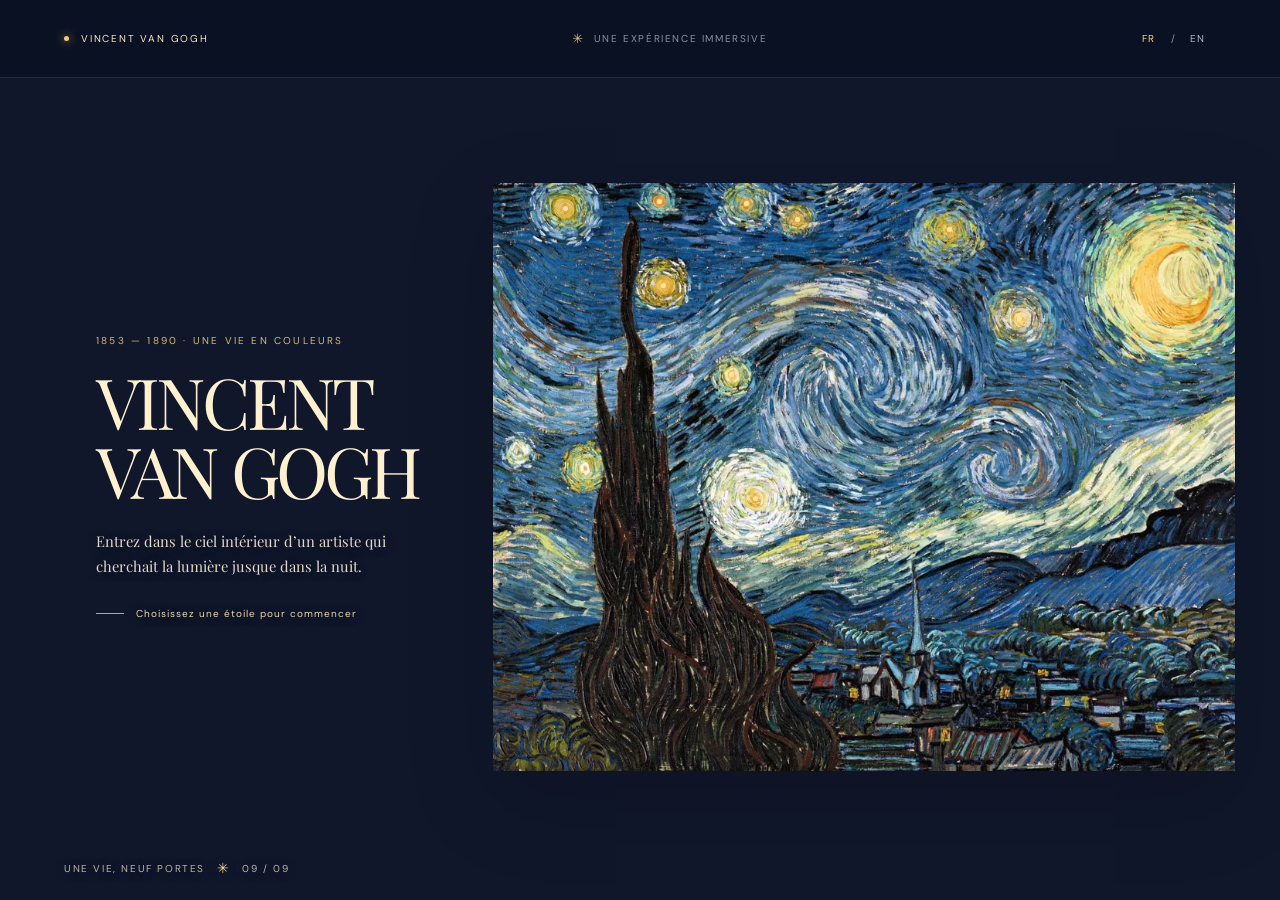
<file: index.html>
<!doctype html>
<html lang="fr">
<head>
  <meta charset="utf-8">
  <meta name="viewport" content="width=device-width, initial-scale=1">
  <meta name="theme-color" content="#07142e">
  <meta name="description" content="Explorez l'univers de Vincent van Gogh, une étoile à la fois.">
  <title>Vincent van Gogh · Une constellation</title>
  <link rel="icon" href="data:image/svg+xml,%3Csvg xmlns='http://www.w3.org/2000/svg' viewBox='0 0 32 32'%3E%3Crect width='32' height='32' rx='6' fill='%2307142e'/%3E%3Ccircle cx='16' cy='16' r='5' fill='%23ffe2a0'/%3E%3C/svg%3E">
  <link rel="preload" href="fonts/playfair-display-latin-400-normal.woff2" as="font" type="font/woff2" crossorigin>
  <link rel="preload" href="fonts/dm-sans-latin-wght-normal.woff2" as="font" type="font/woff2" crossorigin>
  <link rel="stylesheet" href="css/style.css">
</head>
<body>
  <a class="skip-link" href="#constellation" data-i18n="skip">Aller à la constellation</a>

  <header class="site-header">
    <a class="wordmark" href="index.html">
      <span class="wordmark-dot" aria-hidden="true"></span>
      <span data-i18n="brandName">Vincent van Gogh</span>
    </a>
    <p class="header-note" aria-hidden="true">
      <span class="header-note-mark">✳</span>
      <span data-i18n="navLabel">Une expérience immersive</span>
    </p>
    <div class="language-switch" role="group" aria-label="Langue" data-i18n-attr="aria-label:language">
      <button type="button" lang="fr" data-lang="fr" aria-pressed="true">FR</button>
      <span aria-hidden="true">/</span>
      <button type="button" lang="en" data-lang="en" aria-pressed="false">EN</button>
    </div>
  </header>

  <main class="hero">
    <div class="hero-copy">
      <p class="eyebrow" data-i18n="eyebrow">1853 — 1890 · Une vie en couleurs</p>
      <h1 data-i18n="brandName">Vincent van Gogh</h1>
      <p class="intro" data-i18n="intro">Entrez dans le ciel intérieur d’un artiste qui cherchait la lumière jusque dans la nuit.</p>
      <p class="explore"><span class="explore-line" aria-hidden="true"></span><span data-i18n="explore">Choisissez une étoile pour commencer</span></p>
    </div>

    <div class="painting" id="constellation">
      <img
        src="img/nuit-etoile-1771.webp"
        srcset="img/nuit-etoile-960.webp 960w, img/nuit-etoile-1771.webp 1771w"
        sizes="(max-width: 700px) 100vw, 58vw"
        width="1771" height="1403" fetchpriority="high"
        alt="La Nuit étoilée de Vincent van Gogh" data-i18n-attr="alt:paintingAlt">

      <!-- Position de chaque étoile : --x et --y, en % de l'image. -->
      <nav class="stars" aria-label="Choisir une œuvre" data-i18n-attr="aria-label:constellationLabel">
        <a class="star star--right" href="pages/oeuvre-01.html" style="--x:9.8%; --y:4.4%"
           aria-label="Découvrir l’œuvre Les Mangeurs de pommes de terre de Vincent van Gogh" data-i18n-attr="aria-label:starA11y.potatoEaters">
          <span class="star-hit" aria-hidden="true"><span class="star-halo"></span><span class="star-core"></span><span class="star-ray"></span></span>
          <span class="star-label" aria-hidden="true" data-i18n="stars.potatoEaters">Les Mangeurs de pommes de terre</span>
        </a>
        <a class="star star--right" href="pages/oeuvre-02.html" style="--x:22.43%; --y:3.2%"
           aria-label="Découvrir l’œuvre Autoportrait au chapeau de feutre gris de Vincent van Gogh" data-i18n-attr="aria-label:starA11y.selfPortrait">
          <span class="star-hit" aria-hidden="true"><span class="star-halo"></span><span class="star-core"></span><span class="star-ray"></span></span>
          <span class="star-label" aria-hidden="true" data-i18n="stars.selfPortrait">Autoportrait au chapeau de feutre gris</span>
        </a>
        <a class="star star--right" href="pages/oeuvre-03.html" style="--x:34.2%; --y:3.5%"
           aria-label="Découvrir l’œuvre Les Tournesols de Vincent van Gogh" data-i18n-attr="aria-label:starA11y.sunflowers">
          <span class="star-hit" aria-hidden="true"><span class="star-halo"></span><span class="star-core"></span><span class="star-ray"></span></span>
          <span class="star-label" aria-hidden="true" data-i18n="stars.sunflowers">Les Tournesols</span>
        </a>
        <a class="star star--left" href="pages/oeuvre-04.html" style="--x:41%; --y:6.3%"
           aria-label="Découvrir l’œuvre La Chambre à coucher de Vincent van Gogh" data-i18n-attr="aria-label:starA11y.bedroom">
          <span class="star-hit" aria-hidden="true"><span class="star-halo"></span><span class="star-core"></span><span class="star-ray"></span></span>
          <span class="star-label" aria-hidden="true" data-i18n="stars.bedroom">La Chambre à coucher</span>
        </a>
        <a class="star star--above" href="pages/oeuvre-05.html" style="--x:61.5%; --y:8%"
           aria-label="Découvrir l’œuvre La Vigne rouge de Vincent van Gogh" data-i18n-attr="aria-label:starA11y.redVigne">
          <span class="star-hit" aria-hidden="true"><span class="star-halo"></span><span class="star-core"></span><span class="star-ray"></span></span>
          <span class="star-label" aria-hidden="true" data-i18n="stars.redVigne">La Vigne rouge</span>
        </a>
        <a class="star star--left" href="pages/oeuvre-06.html" style="--x:71%; --y:23%"
           aria-label="Découvrir l’œuvre Les Iris de Vincent van Gogh" data-i18n-attr="aria-label:starA11y.irises">
          <span class="star-hit" aria-hidden="true"><span class="star-halo"></span><span class="star-core"></span><span class="star-ray"></span></span>
          <span class="star-label" aria-hidden="true" data-i18n="stars.irises">Les Iris</span>
        </a>
        <a class="star star--right" href="pages/oeuvre-07.html" style="--x:23%; --y:17.4%"
           aria-label="Découvrir l’œuvre Terrasse du café le soir de Vincent van Gogh" data-i18n-attr="aria-label:starA11y.cafeTerrace">
          <span class="star-hit" aria-hidden="true"><span class="star-halo"></span><span class="star-core"></span><span class="star-ray"></span></span>
          <span class="star-label" aria-hidden="true" data-i18n="stars.cafeTerrace">Terrasse du café le soir</span>
        </a>
        <a class="star star--left" href="pages/oeuvre-08.html" style="--x:32.2%; --y:32.5%"
           aria-label="Découvrir l’œuvre Branche d’amandier en fleurs de Vincent van Gogh" data-i18n-attr="aria-label:starA11y.almondBlossom">
          <span class="star-hit" aria-hidden="true"><span class="star-halo"></span><span class="star-core"></span><span class="star-ray"></span></span>
          <span class="star-label" aria-hidden="true" data-i18n="stars.almondBlossom">Branche d’amandier en fleurs</span>
        </a>
        <a class="star star--left" href="pages/oeuvre-09.html" style="--x:35.4%; --y:53.7%"
           aria-label="Découvrir l’œuvre Champ de blé aux corbeaux de Vincent van Gogh" data-i18n-attr="aria-label:starA11y.wheatfield">
          <span class="star-hit" aria-hidden="true"><span class="star-halo"></span><span class="star-core"></span><span class="star-ray"></span></span>
          <span class="star-label" aria-hidden="true" data-i18n="stars.wheatfield">Champ de blé aux corbeaux</span>
        </a>
      </nav>
    </div>

    <p class="hero-footer"><span data-i18n="footer">Une vie, neuf portes</span> <span class="hero-footer-mark" aria-hidden="true">✳</span> <span aria-hidden="true">09 / 09</span></p>
  </main>

  <script src="js/translations.js"></script>
  <script src="js/app.js"></script>
</body>
</html>
</file>
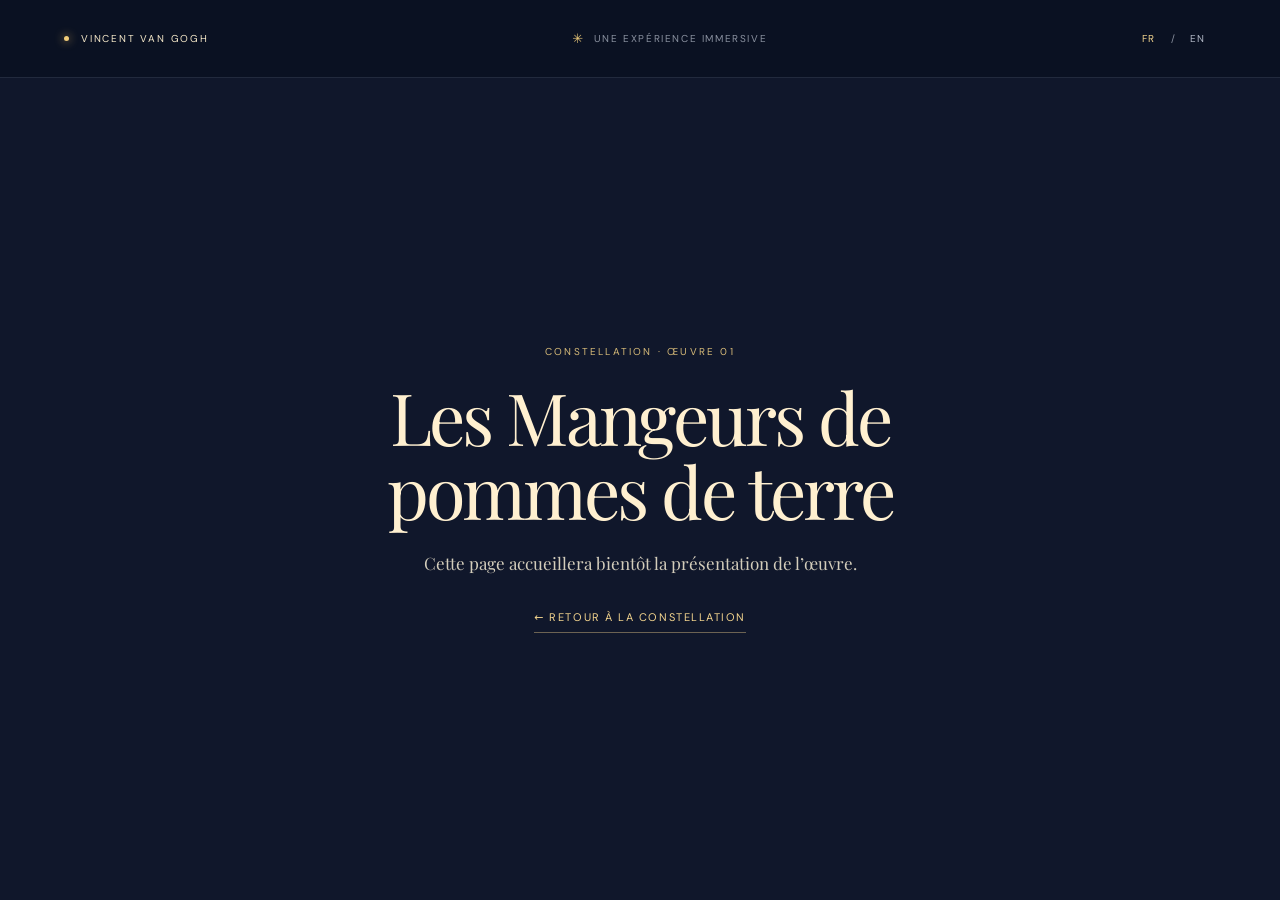
<file: pages/oeuvre-01.html>
<!doctype html>
<html lang="fr">
<head>
  <meta charset="utf-8">
  <meta name="viewport" content="width=device-width, initial-scale=1">
  <meta name="theme-color" content="#07142e">
  <title>Les Mangeurs de pommes de terre · Vincent van Gogh</title>
  <link rel="icon" href="data:image/svg+xml,%3Csvg xmlns='http://www.w3.org/2000/svg' viewBox='0 0 32 32'%3E%3Crect width='32' height='32' rx='6' fill='%2307142e'/%3E%3Ccircle cx='16' cy='16' r='5' fill='%23ffe2a0'/%3E%3C/svg%3E">
  <link rel="stylesheet" href="../css/style.css">
</head>
<body data-artwork="potatoEaters">
  <header class="site-header">
    <a class="wordmark" href="../index.html">
      <span class="wordmark-dot" aria-hidden="true"></span>
      <span data-i18n="brandName">Vincent van Gogh</span>
    </a>
    <p class="header-note" aria-hidden="true">
      <span class="header-note-mark">✳</span>
      <span data-i18n="navLabel">Une expérience immersive</span>
    </p>
    <div class="language-switch" role="group" aria-label="Langue" data-i18n-attr="aria-label:language">
      <button type="button" lang="fr" data-lang="fr" aria-pressed="true">FR</button>
      <span aria-hidden="true">/</span>
      <button type="button" lang="en" data-lang="en" aria-pressed="false">EN</button>
    </div>
  </header>

  <main class="placeholder">
    <div class="placeholder-content">
      <p class="eyebrow"><span data-i18n="placeholder.eyebrow">Constellation · Œuvre</span> 01</p>
      <h1 data-i18n="stars.potatoEaters">Les Mangeurs de pommes de terre</h1>
      <p class="placeholder-text" data-i18n="placeholder.text">Cette page accueillera bientôt la présentation de l’œuvre.</p>
      <a class="back-link" href="../index.html"><span aria-hidden="true">←</span> <span data-i18n="back">Retour à la constellation</span></a>
    </div>
  </main>

  <script src="../js/translations.js"></script>
  <script src="../js/app.js"></script>
</body>
</html>
</file>
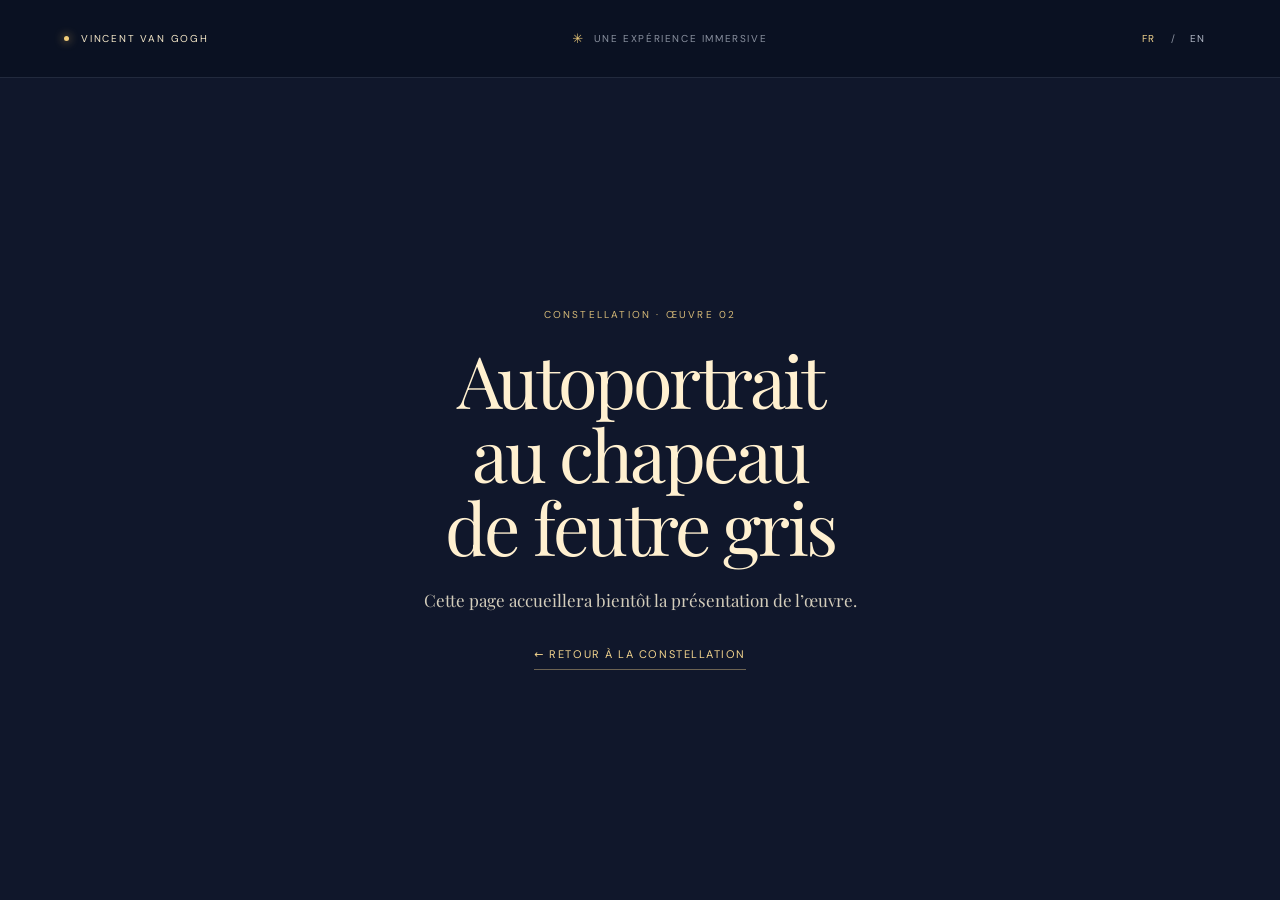
<file: pages/oeuvre-02.html>
<!doctype html>
<html lang="fr">
<head>
  <meta charset="utf-8">
  <meta name="viewport" content="width=device-width, initial-scale=1">
  <meta name="theme-color" content="#07142e">
  <title>Autoportrait au chapeau de feutre gris · Vincent van Gogh</title>
  <link rel="icon" href="data:image/svg+xml,%3Csvg xmlns='http://www.w3.org/2000/svg' viewBox='0 0 32 32'%3E%3Crect width='32' height='32' rx='6' fill='%2307142e'/%3E%3Ccircle cx='16' cy='16' r='5' fill='%23ffe2a0'/%3E%3C/svg%3E">
  <link rel="stylesheet" href="../css/style.css">
</head>
<body data-artwork="selfPortrait">
  <header class="site-header">
    <a class="wordmark" href="../index.html">
      <span class="wordmark-dot" aria-hidden="true"></span>
      <span data-i18n="brandName">Vincent van Gogh</span>
    </a>
    <p class="header-note" aria-hidden="true">
      <span class="header-note-mark">✳</span>
      <span data-i18n="navLabel">Une expérience immersive</span>
    </p>
    <div class="language-switch" role="group" aria-label="Langue" data-i18n-attr="aria-label:language">
      <button type="button" lang="fr" data-lang="fr" aria-pressed="true">FR</button>
      <span aria-hidden="true">/</span>
      <button type="button" lang="en" data-lang="en" aria-pressed="false">EN</button>
    </div>
  </header>

  <main class="placeholder">
    <div class="placeholder-content">
      <p class="eyebrow"><span data-i18n="placeholder.eyebrow">Constellation · Œuvre</span> 02</p>
      <h1 data-i18n="stars.selfPortrait">Autoportrait au chapeau de feutre gris</h1>
      <p class="placeholder-text" data-i18n="placeholder.text">Cette page accueillera bientôt la présentation de l’œuvre.</p>
      <a class="back-link" href="../index.html"><span aria-hidden="true">←</span> <span data-i18n="back">Retour à la constellation</span></a>
    </div>
  </main>

  <script src="../js/translations.js"></script>
  <script src="../js/app.js"></script>
</body>
</html>
</file>
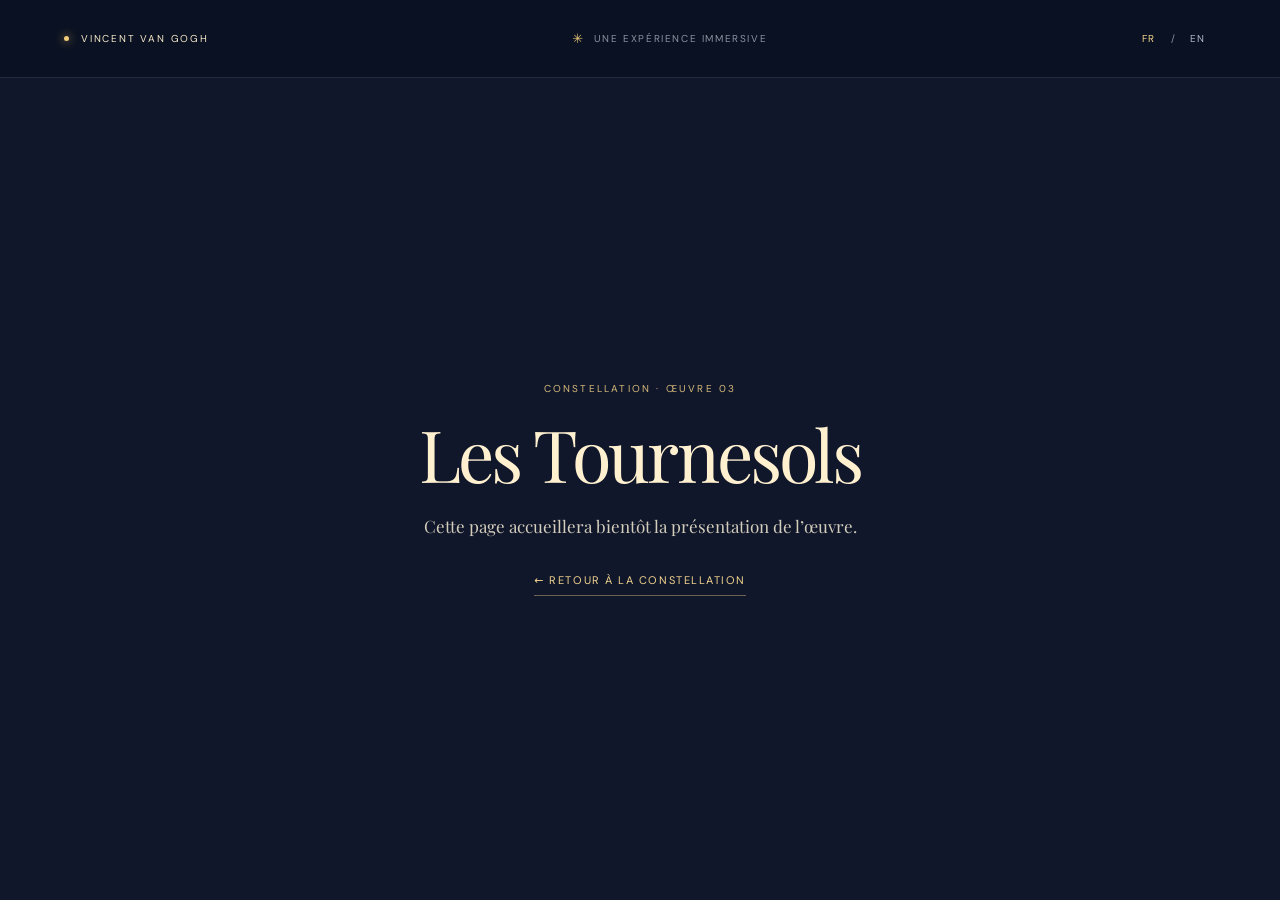
<file: pages/oeuvre-03.html>
<!doctype html>
<html lang="fr">
<head>
  <meta charset="utf-8">
  <meta name="viewport" content="width=device-width, initial-scale=1">
  <meta name="theme-color" content="#07142e">
  <title>Les Tournesols · Vincent van Gogh</title>
  <link rel="icon" href="data:image/svg+xml,%3Csvg xmlns='http://www.w3.org/2000/svg' viewBox='0 0 32 32'%3E%3Crect width='32' height='32' rx='6' fill='%2307142e'/%3E%3Ccircle cx='16' cy='16' r='5' fill='%23ffe2a0'/%3E%3C/svg%3E">
  <link rel="stylesheet" href="../css/style.css">
</head>
<body data-artwork="sunflowers">
  <header class="site-header">
    <a class="wordmark" href="../index.html">
      <span class="wordmark-dot" aria-hidden="true"></span>
      <span data-i18n="brandName">Vincent van Gogh</span>
    </a>
    <p class="header-note" aria-hidden="true">
      <span class="header-note-mark">✳</span>
      <span data-i18n="navLabel">Une expérience immersive</span>
    </p>
    <div class="language-switch" role="group" aria-label="Langue" data-i18n-attr="aria-label:language">
      <button type="button" lang="fr" data-lang="fr" aria-pressed="true">FR</button>
      <span aria-hidden="true">/</span>
      <button type="button" lang="en" data-lang="en" aria-pressed="false">EN</button>
    </div>
  </header>

  <main class="placeholder">
    <div class="placeholder-content">
      <p class="eyebrow"><span data-i18n="placeholder.eyebrow">Constellation · Œuvre</span> 03</p>
      <h1 data-i18n="stars.sunflowers">Les Tournesols</h1>
      <p class="placeholder-text" data-i18n="placeholder.text">Cette page accueillera bientôt la présentation de l’œuvre.</p>
      <a class="back-link" href="../index.html"><span aria-hidden="true">←</span> <span data-i18n="back">Retour à la constellation</span></a>
    </div>
  </main>

  <script src="../js/translations.js"></script>
  <script src="../js/app.js"></script>
</body>
</html>
</file>
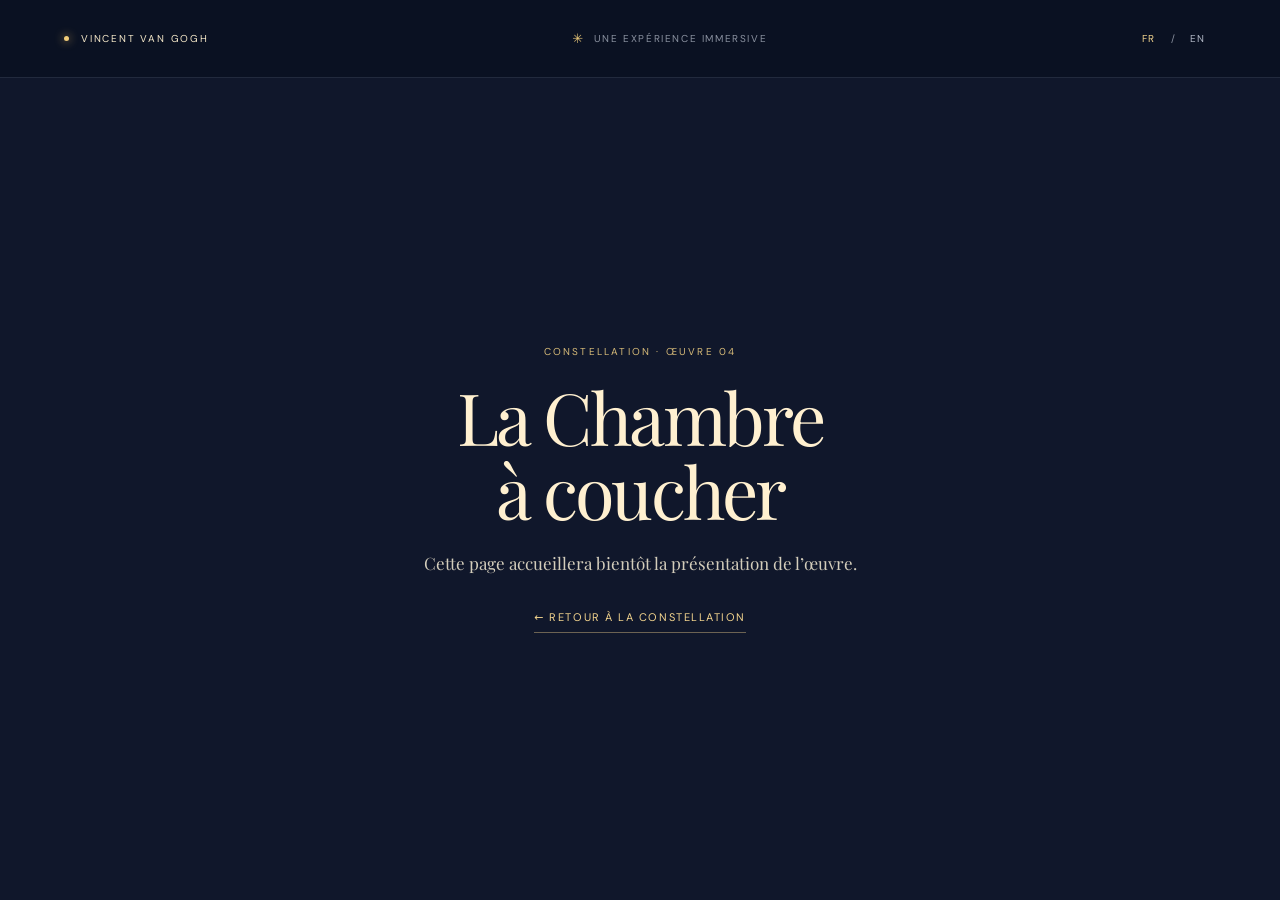
<file: pages/oeuvre-04.html>
<!doctype html>
<html lang="fr">
<head>
  <meta charset="utf-8">
  <meta name="viewport" content="width=device-width, initial-scale=1">
  <meta name="theme-color" content="#07142e">
  <title>La Chambre à coucher · Vincent van Gogh</title>
  <link rel="icon" href="data:image/svg+xml,%3Csvg xmlns='http://www.w3.org/2000/svg' viewBox='0 0 32 32'%3E%3Crect width='32' height='32' rx='6' fill='%2307142e'/%3E%3Ccircle cx='16' cy='16' r='5' fill='%23ffe2a0'/%3E%3C/svg%3E">
  <link rel="stylesheet" href="../css/style.css">
</head>
<body data-artwork="bedroom">
  <header class="site-header">
    <a class="wordmark" href="../index.html">
      <span class="wordmark-dot" aria-hidden="true"></span>
      <span data-i18n="brandName">Vincent van Gogh</span>
    </a>
    <p class="header-note" aria-hidden="true">
      <span class="header-note-mark">✳</span>
      <span data-i18n="navLabel">Une expérience immersive</span>
    </p>
    <div class="language-switch" role="group" aria-label="Langue" data-i18n-attr="aria-label:language">
      <button type="button" lang="fr" data-lang="fr" aria-pressed="true">FR</button>
      <span aria-hidden="true">/</span>
      <button type="button" lang="en" data-lang="en" aria-pressed="false">EN</button>
    </div>
  </header>

  <main class="placeholder">
    <div class="placeholder-content">
      <p class="eyebrow"><span data-i18n="placeholder.eyebrow">Constellation · Œuvre</span> 04</p>
      <h1 data-i18n="stars.bedroom">La Chambre à coucher</h1>
      <p class="placeholder-text" data-i18n="placeholder.text">Cette page accueillera bientôt la présentation de l’œuvre.</p>
      <a class="back-link" href="../index.html"><span aria-hidden="true">←</span> <span data-i18n="back">Retour à la constellation</span></a>
    </div>
  </main>

  <script src="../js/translations.js"></script>
  <script src="../js/app.js"></script>
</body>
</html>
</file>
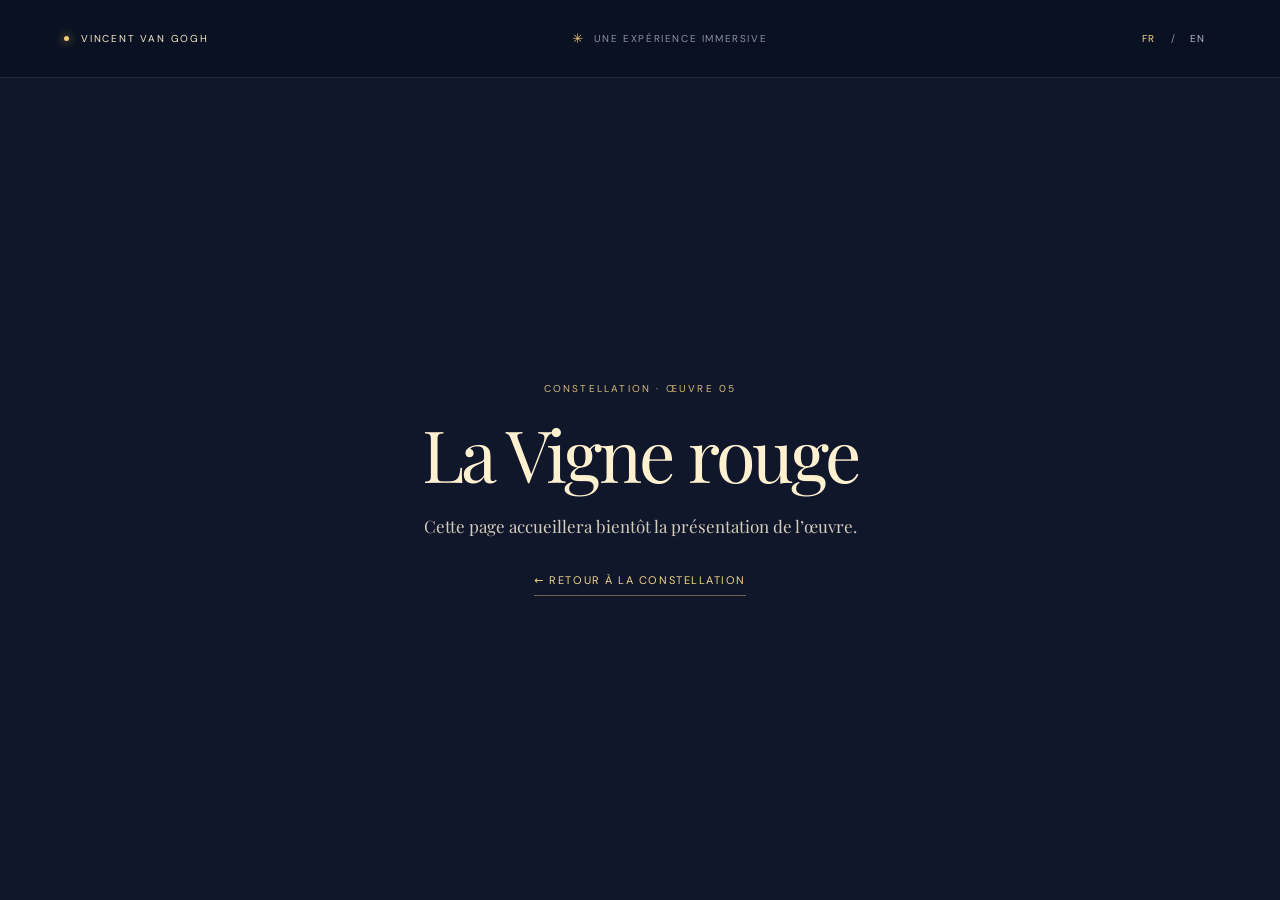
<file: pages/oeuvre-05.html>
<!doctype html>
<html lang="fr">
<head>
  <meta charset="utf-8">
  <meta name="viewport" content="width=device-width, initial-scale=1">
  <meta name="theme-color" content="#07142e">
  <title>La Vigne rouge · Vincent van Gogh</title>
  <link rel="icon" href="data:image/svg+xml,%3Csvg xmlns='http://www.w3.org/2000/svg' viewBox='0 0 32 32'%3E%3Crect width='32' height='32' rx='6' fill='%2307142e'/%3E%3Ccircle cx='16' cy='16' r='5' fill='%23ffe2a0'/%3E%3C/svg%3E">
  <link rel="stylesheet" href="../css/style.css">
</head>
<body data-artwork="redVigne">
  <header class="site-header">
    <a class="wordmark" href="../index.html">
      <span class="wordmark-dot" aria-hidden="true"></span>
      <span data-i18n="brandName">Vincent van Gogh</span>
    </a>
    <p class="header-note" aria-hidden="true">
      <span class="header-note-mark">✳</span>
      <span data-i18n="navLabel">Une expérience immersive</span>
    </p>
    <div class="language-switch" role="group" aria-label="Langue" data-i18n-attr="aria-label:language">
      <button type="button" lang="fr" data-lang="fr" aria-pressed="true">FR</button>
      <span aria-hidden="true">/</span>
      <button type="button" lang="en" data-lang="en" aria-pressed="false">EN</button>
    </div>
  </header>

  <main class="placeholder">
    <div class="placeholder-content">
      <p class="eyebrow"><span data-i18n="placeholder.eyebrow">Constellation · Œuvre</span> 05</p>
      <h1 data-i18n="stars.redVigne">La Vigne rouge</h1>
      <p class="placeholder-text" data-i18n="placeholder.text">Cette page accueillera bientôt la présentation de l’œuvre.</p>
      <a class="back-link" href="../index.html"><span aria-hidden="true">←</span> <span data-i18n="back">Retour à la constellation</span></a>
    </div>
  </main>

  <script src="../js/translations.js"></script>
  <script src="../js/app.js"></script>
</body>
</html>
</file>
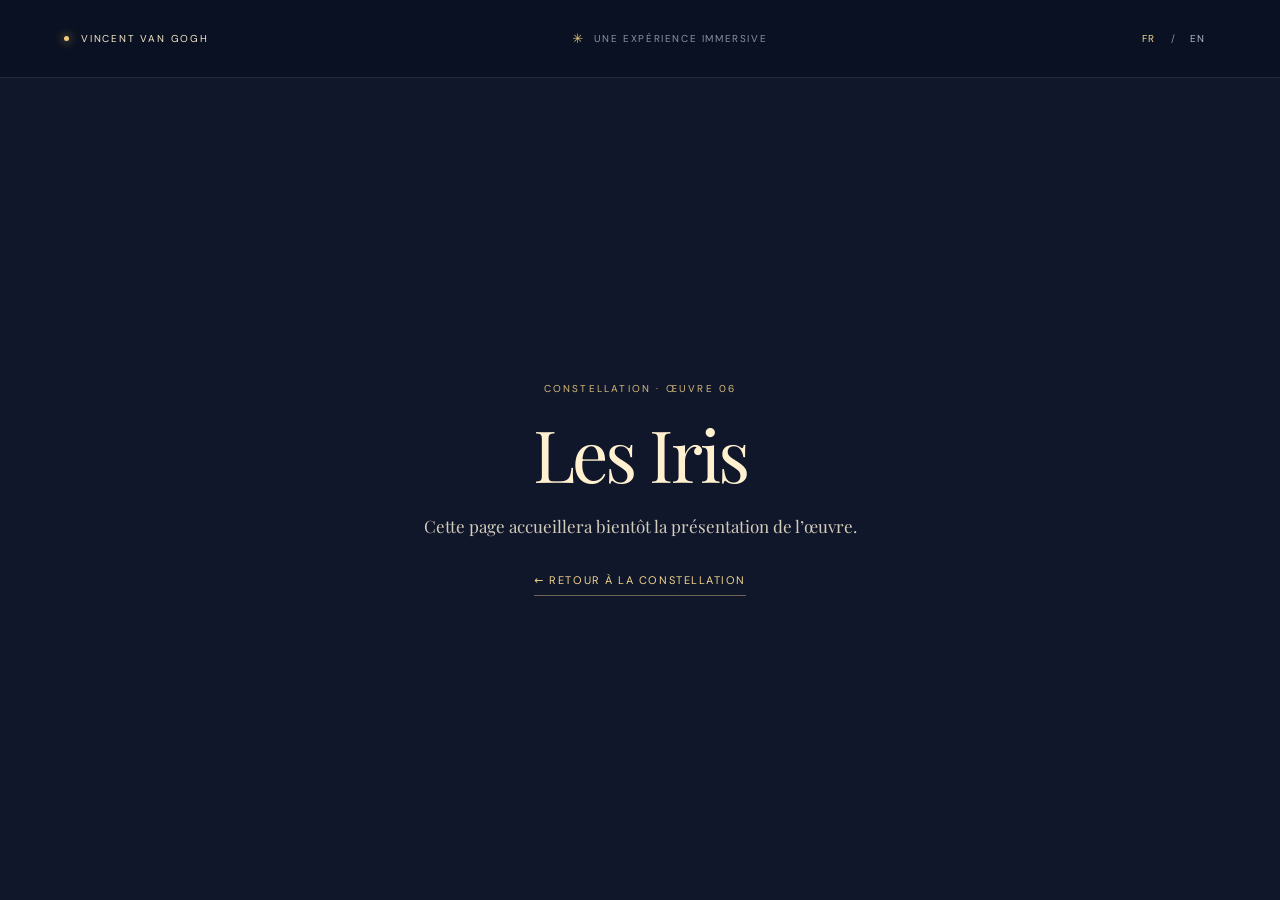
<file: pages/oeuvre-06.html>
<!doctype html>
<html lang="fr">
<head>
  <meta charset="utf-8">
  <meta name="viewport" content="width=device-width, initial-scale=1">
  <meta name="theme-color" content="#07142e">
  <title>Les Iris · Vincent van Gogh</title>
  <link rel="icon" href="data:image/svg+xml,%3Csvg xmlns='http://www.w3.org/2000/svg' viewBox='0 0 32 32'%3E%3Crect width='32' height='32' rx='6' fill='%2307142e'/%3E%3Ccircle cx='16' cy='16' r='5' fill='%23ffe2a0'/%3E%3C/svg%3E">
  <link rel="stylesheet" href="../css/style.css">
</head>
<body data-artwork="irises">
  <header class="site-header">
    <a class="wordmark" href="../index.html">
      <span class="wordmark-dot" aria-hidden="true"></span>
      <span data-i18n="brandName">Vincent van Gogh</span>
    </a>
    <p class="header-note" aria-hidden="true">
      <span class="header-note-mark">✳</span>
      <span data-i18n="navLabel">Une expérience immersive</span>
    </p>
    <div class="language-switch" role="group" aria-label="Langue" data-i18n-attr="aria-label:language">
      <button type="button" lang="fr" data-lang="fr" aria-pressed="true">FR</button>
      <span aria-hidden="true">/</span>
      <button type="button" lang="en" data-lang="en" aria-pressed="false">EN</button>
    </div>
  </header>

  <main class="placeholder">
    <div class="placeholder-content">
      <p class="eyebrow"><span data-i18n="placeholder.eyebrow">Constellation · Œuvre</span> 06</p>
      <h1 data-i18n="stars.irises">Les Iris</h1>
      <p class="placeholder-text" data-i18n="placeholder.text">Cette page accueillera bientôt la présentation de l’œuvre.</p>
      <a class="back-link" href="../index.html"><span aria-hidden="true">←</span> <span data-i18n="back">Retour à la constellation</span></a>
    </div>
  </main>

  <script src="../js/translations.js"></script>
  <script src="../js/app.js"></script>
</body>
</html>
</file>
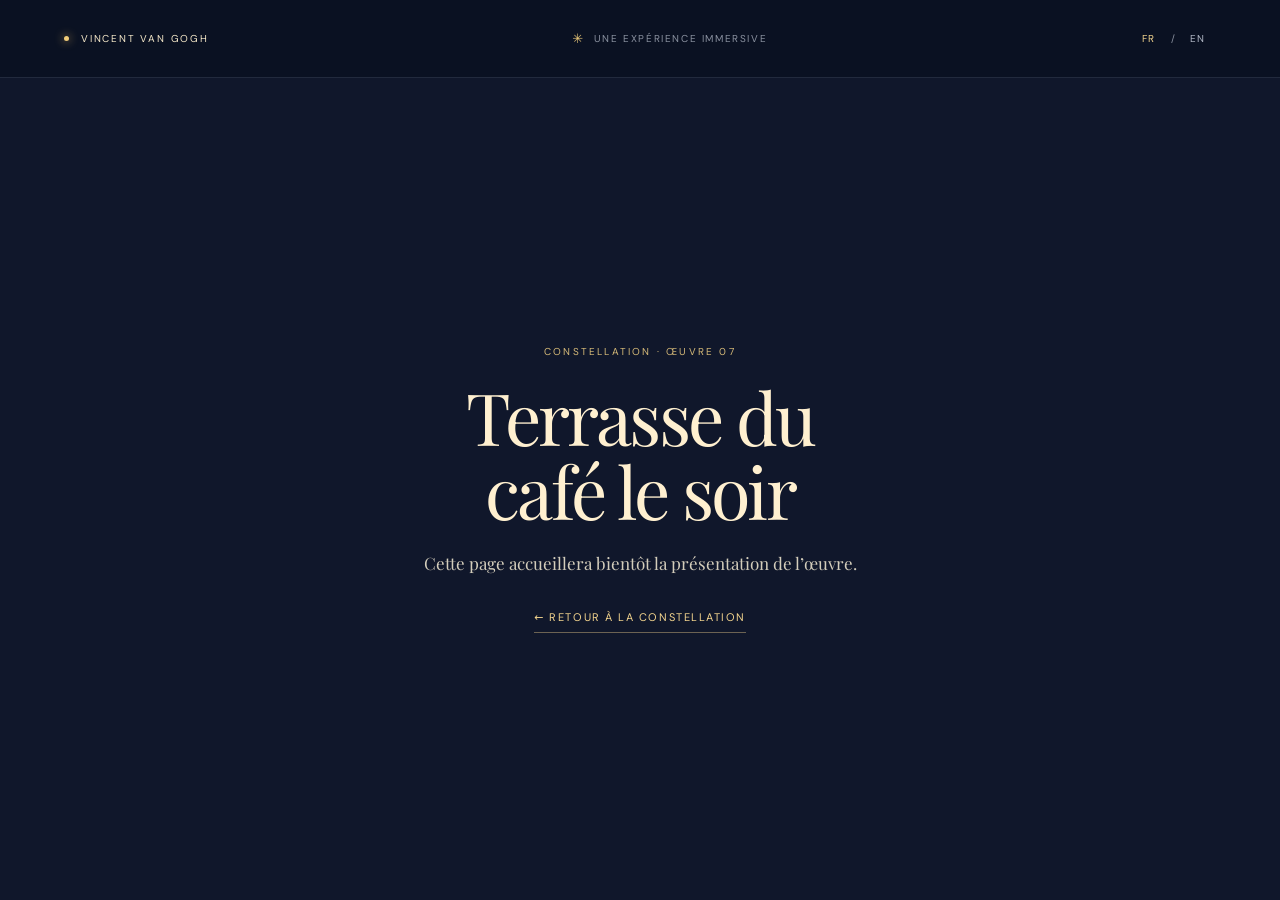
<file: pages/oeuvre-07.html>
<!doctype html>
<html lang="fr">
<head>
  <meta charset="utf-8">
  <meta name="viewport" content="width=device-width, initial-scale=1">
  <meta name="theme-color" content="#07142e">
  <title>Terrasse du café le soir · Vincent van Gogh</title>
  <link rel="icon" href="data:image/svg+xml,%3Csvg xmlns='http://www.w3.org/2000/svg' viewBox='0 0 32 32'%3E%3Crect width='32' height='32' rx='6' fill='%2307142e'/%3E%3Ccircle cx='16' cy='16' r='5' fill='%23ffe2a0'/%3E%3C/svg%3E">
  <link rel="stylesheet" href="../css/style.css">
</head>
<body data-artwork="cafeTerrace">
  <header class="site-header">
    <a class="wordmark" href="../index.html">
      <span class="wordmark-dot" aria-hidden="true"></span>
      <span data-i18n="brandName">Vincent van Gogh</span>
    </a>
    <p class="header-note" aria-hidden="true">
      <span class="header-note-mark">✳</span>
      <span data-i18n="navLabel">Une expérience immersive</span>
    </p>
    <div class="language-switch" role="group" aria-label="Langue" data-i18n-attr="aria-label:language">
      <button type="button" lang="fr" data-lang="fr" aria-pressed="true">FR</button>
      <span aria-hidden="true">/</span>
      <button type="button" lang="en" data-lang="en" aria-pressed="false">EN</button>
    </div>
  </header>

  <main class="placeholder">
    <div class="placeholder-content">
      <p class="eyebrow"><span data-i18n="placeholder.eyebrow">Constellation · Œuvre</span> 07</p>
      <h1 data-i18n="stars.cafeTerrace">Terrasse du café le soir</h1>
      <p class="placeholder-text" data-i18n="placeholder.text">Cette page accueillera bientôt la présentation de l’œuvre.</p>
      <a class="back-link" href="../index.html"><span aria-hidden="true">←</span> <span data-i18n="back">Retour à la constellation</span></a>
    </div>
  </main>

  <script src="../js/translations.js"></script>
  <script src="../js/app.js"></script>
</body>
</html>
</file>
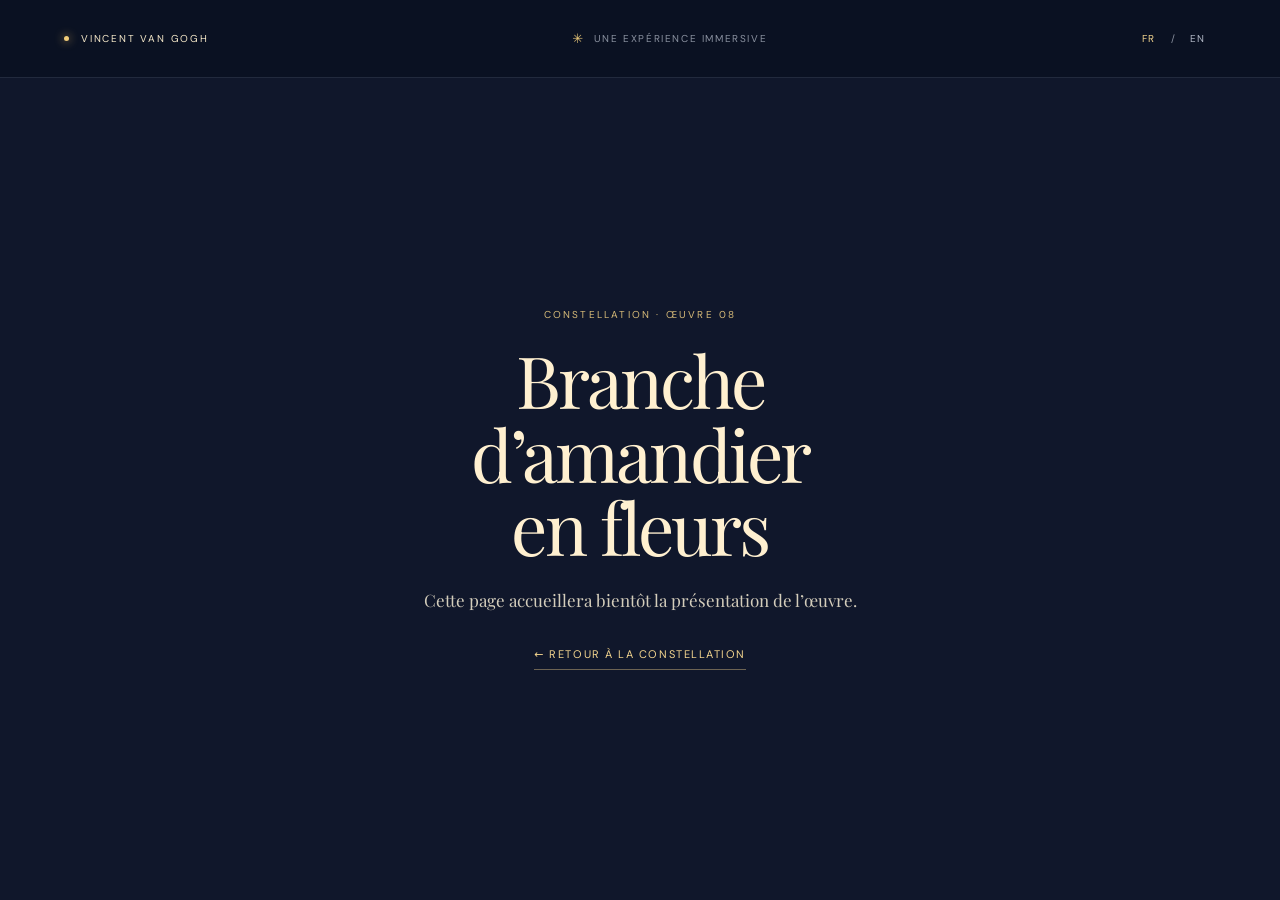
<file: pages/oeuvre-08.html>
<!doctype html>
<html lang="fr">
<head>
  <meta charset="utf-8">
  <meta name="viewport" content="width=device-width, initial-scale=1">
  <meta name="theme-color" content="#07142e">
  <title>Branche d’amandier en fleurs · Vincent van Gogh</title>
  <link rel="icon" href="data:image/svg+xml,%3Csvg xmlns='http://www.w3.org/2000/svg' viewBox='0 0 32 32'%3E%3Crect width='32' height='32' rx='6' fill='%2307142e'/%3E%3Ccircle cx='16' cy='16' r='5' fill='%23ffe2a0'/%3E%3C/svg%3E">
  <link rel="stylesheet" href="../css/style.css">
</head>
<body data-artwork="almondBlossom">
  <header class="site-header">
    <a class="wordmark" href="../index.html">
      <span class="wordmark-dot" aria-hidden="true"></span>
      <span data-i18n="brandName">Vincent van Gogh</span>
    </a>
    <p class="header-note" aria-hidden="true">
      <span class="header-note-mark">✳</span>
      <span data-i18n="navLabel">Une expérience immersive</span>
    </p>
    <div class="language-switch" role="group" aria-label="Langue" data-i18n-attr="aria-label:language">
      <button type="button" lang="fr" data-lang="fr" aria-pressed="true">FR</button>
      <span aria-hidden="true">/</span>
      <button type="button" lang="en" data-lang="en" aria-pressed="false">EN</button>
    </div>
  </header>

  <main class="placeholder">
    <div class="placeholder-content">
      <p class="eyebrow"><span data-i18n="placeholder.eyebrow">Constellation · Œuvre</span> 08</p>
      <h1 data-i18n="stars.almondBlossom">Branche d’amandier en fleurs</h1>
      <p class="placeholder-text" data-i18n="placeholder.text">Cette page accueillera bientôt la présentation de l’œuvre.</p>
      <a class="back-link" href="../index.html"><span aria-hidden="true">←</span> <span data-i18n="back">Retour à la constellation</span></a>
    </div>
  </main>

  <script src="../js/translations.js"></script>
  <script src="../js/app.js"></script>
</body>
</html>
</file>
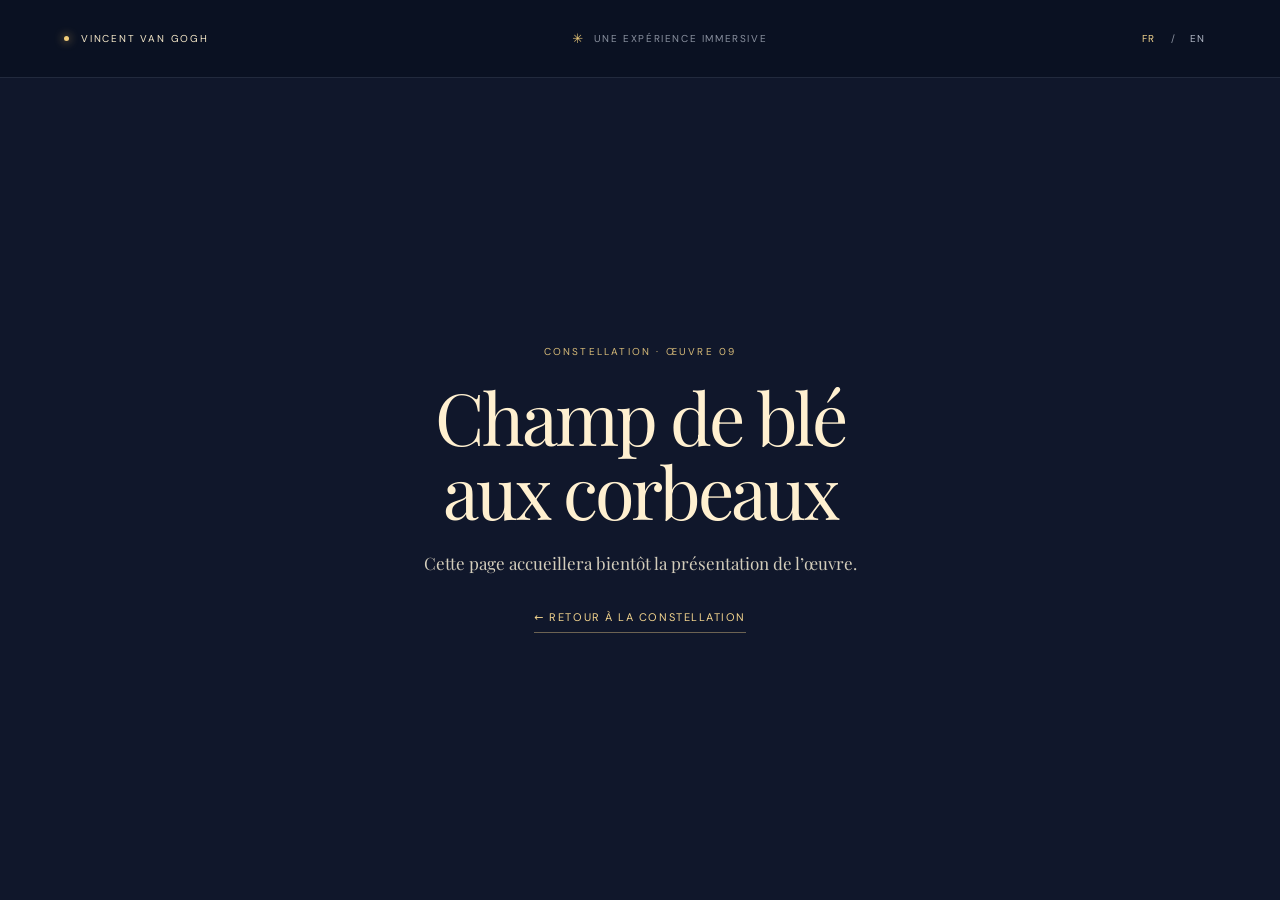
<file: pages/oeuvre-09.html>
<!doctype html>
<html lang="fr">
<head>
  <meta charset="utf-8">
  <meta name="viewport" content="width=device-width, initial-scale=1">
  <meta name="theme-color" content="#07142e">
  <title>Champ de blé aux corbeaux · Vincent van Gogh</title>
  <link rel="icon" href="data:image/svg+xml,%3Csvg xmlns='http://www.w3.org/2000/svg' viewBox='0 0 32 32'%3E%3Crect width='32' height='32' rx='6' fill='%2307142e'/%3E%3Ccircle cx='16' cy='16' r='5' fill='%23ffe2a0'/%3E%3C/svg%3E">
  <link rel="stylesheet" href="../css/style.css">
</head>
<body data-artwork="wheatfield">
  <header class="site-header">
    <a class="wordmark" href="../index.html">
      <span class="wordmark-dot" aria-hidden="true"></span>
      <span data-i18n="brandName">Vincent van Gogh</span>
    </a>
    <p class="header-note" aria-hidden="true">
      <span class="header-note-mark">✳</span>
      <span data-i18n="navLabel">Une expérience immersive</span>
    </p>
    <div class="language-switch" role="group" aria-label="Langue" data-i18n-attr="aria-label:language">
      <button type="button" lang="fr" data-lang="fr" aria-pressed="true">FR</button>
      <span aria-hidden="true">/</span>
      <button type="button" lang="en" data-lang="en" aria-pressed="false">EN</button>
    </div>
  </header>

  <main class="placeholder">
    <div class="placeholder-content">
      <p class="eyebrow"><span data-i18n="placeholder.eyebrow">Constellation · Œuvre</span> 09</p>
      <h1 data-i18n="stars.wheatfield">Champ de blé aux corbeaux</h1>
      <p class="placeholder-text" data-i18n="placeholder.text">Cette page accueillera bientôt la présentation de l’œuvre.</p>
      <a class="back-link" href="../index.html"><span aria-hidden="true">←</span> <span data-i18n="back">Retour à la constellation</span></a>
    </div>
  </main>

  <script src="../js/translations.js"></script>
  <script src="../js/app.js"></script>
</body>
</html>
</file>
<file: css/style.css>
/* 1. Polices (auto-hébergées, licences dans /fonts) ---------------------- */
@font-face {
  font-family: "DM Sans";
  src: url("../fonts/dm-sans-latin-wght-normal.woff2") format("woff2");
  font-weight: 100 1000;
  font-style: normal;
  font-display: swap;
}

@font-face {
  font-family: "Playfair Display";
  src: url("../fonts/playfair-display-latin-400-normal.woff2") format("woff2");
  font-weight: 400;
  font-style: normal;
  font-display: swap;
}

/* 2. Variables ----------------------------------------------------------- */
:root {
  color-scheme: dark;

  --night: #10172b;
  --night-deep: #0a1122;
  --sky: #07142e;
  --text: #f8edcf;
  --cream: #fff0d0;
  --gold: #f4d58e;
  --gold-muted: #d6ba78;
  --starlight: #ffe2a0;
  --line: rgba(191, 207, 235, 0.13);

  --font-sans: "DM Sans", system-ui, sans-serif;
  --font-serif: "Playfair Display", Georgia, "Times New Roman", serif;

  --header-height: 78px;
  --text-shadow: 0 1px 8px rgba(8, 15, 35, 0.55);
}

/* 3. Base ---------------------------------------------------------------- */
*, *::before, *::after { box-sizing: border-box; }

html { -webkit-text-size-adjust: 100%; }

body {
  min-width: 320px;
  min-height: 100svh;
  margin: 0;
  background: var(--night);
  color: var(--text);
  font-family: var(--font-sans);
  text-rendering: optimizeLegibility;
  -webkit-font-smoothing: antialiased;
}

img { display: block; max-width: 100%; height: auto; }
h1, p { margin: 0; }
a { color: inherit; -webkit-tap-highlight-color: transparent; }
::selection { color: var(--sky); background: #f3d48a; }
:focus-visible { outline: 2px solid var(--gold); outline-offset: 4px; }

.skip-link {
  position: absolute;
  top: -80px;
  left: 16px;
  z-index: 100;
  padding: 0.6rem 1rem;
  color: var(--sky);
  background: var(--gold);
  font-size: 0.875rem;
  text-decoration: none;
}
.skip-link:focus { top: 12px; }

/* 4. En-tête ------------------------------------------------------------- */
.site-header {
  position: relative;
  z-index: 30;
  display: flex;
  align-items: center;
  justify-content: space-between;
  gap: 24px;
  height: var(--header-height);
  padding-inline: clamp(22px, 5vw, 76px);
  border-bottom: 1px solid var(--line);
  background: rgba(10, 17, 34, 0.92);
}

.wordmark {
  display: inline-flex;
  align-items: center;
  flex-shrink: 0;
  gap: 12px;
  color: #f5e8c9;
  font-size: 0.625rem;
  letter-spacing: 0.18em;
  text-decoration: none;
  text-transform: uppercase;
}

.wordmark-dot {
  width: 5px;
  height: 5px;
  border-radius: 50%;
  background: #f2cc79;
  box-shadow: 0 0 10px #e6b960;
}

.header-note {
  display: flex;
  align-items: center;
  justify-content: center;
  gap: 9px;
  color: rgba(225, 232, 245, 0.6);
  font-size: 0.625rem;
  letter-spacing: 0.16em;
  text-transform: uppercase;
}
.header-note-mark { color: #e5c477; font-size: 13px; }

.language-switch {
  display: flex;
  align-items: center;
  flex-shrink: 0;
  gap: 4px;
  color: rgba(225, 232, 245, 0.6);
  font-size: 0.625rem;
  letter-spacing: 0.12em;
}

.language-switch button {
  min-width: 36px;
  min-height: 44px;
  padding: 0 6px;
  border: 0;
  background: transparent;
  color: rgba(225, 232, 245, 0.78);
  font: inherit;
  letter-spacing: inherit;
  cursor: pointer;
  transition: color 0.2s ease;
}
.language-switch button:hover { color: var(--gold); }
.language-switch button[aria-pressed="true"] { color: var(--gold); }

/* 5. Accueil ------------------------------------------------------------- */
.hero {
  position: relative;
  isolation: isolate;
  overflow: hidden;
  display: grid;
  grid-template-columns: minmax(0, 1fr) min(58vw, 91svh);
  align-items: center;
  column-gap: clamp(1.5rem, 3vw, 3rem);
  min-height: calc(100svh - var(--header-height));
  padding: 3rem clamp(20px, 3.5vw, 60px) 4.5rem clamp(28px, 7.5vw, 112px);
  background: var(--night);
}

.hero-copy { max-width: 430px; }

.eyebrow {
  margin-bottom: 20px;
  color: var(--gold-muted);
  font-size: 0.625rem;
  letter-spacing: 0.22em;
  text-transform: uppercase;
}

.hero-copy h1 {
  max-width: 560px;
  color: var(--cream);
  font: 400 clamp(46px, 5.5vw, 78px) / 0.98 var(--font-serif);
  letter-spacing: -0.055em;
  text-transform: uppercase;
  text-wrap: balance;
}

.intro {
  max-width: 340px;
  margin-top: 24px;
  color: rgba(255, 245, 220, 0.88);
  font: 400 clamp(14px, 1.15vw, 17px) / 1.7 var(--font-serif);
  text-shadow: var(--text-shadow);
}

.explore {
  display: flex;
  align-items: center;
  gap: 12px;
  margin-top: 28px;
  color: rgba(255, 235, 190, 0.9);
  font-size: 0.625rem;
  letter-spacing: 0.1em;
  text-shadow: var(--text-shadow);
}
.explore-line { flex: none; width: 28px; height: 1px; background: #c6a75e; }

.hero-footer {
  position: absolute;
  left: clamp(28px, 5vw, 76px);
  bottom: 23px;
  z-index: 10;
  display: flex;
  align-items: center;
  gap: 12px;
  color: rgba(255, 245, 220, 0.72);
  font-size: 0.625rem;
  letter-spacing: 0.16em;
  text-shadow: var(--text-shadow);
  text-transform: uppercase;
}
.hero-footer-mark { color: #f5d68c; font-size: 14px; }

/* Le tableau et les étoiles partagent le même cadre : les étoiles sont
   placées en pourcentage de l'image, donc elles la suivent à toutes les tailles. */
.painting {
  position: relative;
  width: 100%;
  box-shadow: 0 28px 80px rgba(0, 0, 0, 0.18);
}

.stars { position: absolute; inset: 0; }

/* 6. Étoiles ------------------------------------------------------------- */
.star {
  --star-size: 5px;
  position: absolute;
  left: var(--x);
  top: var(--y);
  z-index: 20;
  isolation: isolate;
  display: block;
  width: 56px;
  height: 56px;
  border-radius: 50%;
  color: var(--starlight);
  text-decoration: none;
  transform: translate(-50%, -50%);
  touch-action: manipulation;
}

.star::before {
  content: "";
  position: absolute;
  inset: 5px;
  border: 1px solid rgba(255, 220, 153, 0);
  border-radius: 50%;
  background: radial-gradient(circle, rgba(255, 207, 111, 0.2) 0%, rgba(255, 207, 111, 0.08) 35%, transparent 72%);
  opacity: 0;
  transform: scale(0.72);
  transition: opacity 0.2s ease, transform 0.2s ease, border-color 0.2s ease;
  pointer-events: none;
}

.star:hover, .star:focus-visible { z-index: 100; }
.star:hover::before, .star:focus-visible::before {
  opacity: 1;
  transform: scale(1.12);
  border-color: rgba(255, 220, 153, 0.85);
}
.star:focus-visible { outline-offset: 5px; }

.star-hit { position: absolute; inset: 0; display: grid; place-items: center; }

.star-halo {
  position: absolute;
  width: 17px;
  height: 17px;
  border: 1px solid rgba(255, 220, 153, 0.82);
  border-radius: 50%;
  background: rgba(255, 204, 96, 0.07);
  box-shadow: 0 0 9px 2px rgba(255, 197, 76, 0.12);
  opacity: 0.62;
  transform: scale(0.72);
  transition: transform 0.28s ease, opacity 0.28s ease, box-shadow 0.28s ease, background 0.28s ease;
}

/* Cercle qui se propage autour de l'étoile survolée */
.star-halo::after {
  content: "";
  position: absolute;
  inset: -3px;
  border: 1px solid rgba(255, 220, 153, 0.75);
  border-radius: 50%;
  opacity: 0;
  pointer-events: none;
}
.star:hover .star-halo::after, .star:focus-visible .star-halo::after {
  animation: ripple 1.5s ease-out infinite;
}
@keyframes ripple {
  0%   { transform: scale(0.65); opacity: 0.7; }
  100% { transform: scale(2.15); opacity: 0; }
}

.star-core {
  position: relative;
  width: var(--star-size);
  height: var(--star-size);
  border-radius: 50%;
  background: #ffe4a0;
  box-shadow: 0 0 6px 2px #ffd46d, 0 0 18px 4px rgba(255, 191, 65, 0.65);
  transition: transform 0.28s ease, box-shadow 0.28s ease;
}

.star-ray {
  position: absolute;
  width: 1px;
  height: 15px;
  background: linear-gradient(transparent, rgba(255, 227, 159, 0.8), transparent);
  opacity: 0.7;
  transform: rotate(45deg);
  pointer-events: none;
}

.star:hover .star-halo, .star:focus-visible .star-halo {
  opacity: 1;
  transform: scale(1.5);
  background: rgba(255, 204, 96, 0.16);
  box-shadow: 0 0 13px 3px rgba(255, 197, 76, 0.22);
}
.star:hover .star-core, .star:focus-visible .star-core {
  transform: scale(1.3);
  box-shadow: 0 0 9px 3px #ffd46d, 0 0 22px 7px rgba(255, 191, 65, 0.8);
}

/* Nom de l'œuvre : visible au survol et au focus clavier */
.star-label {
  position: absolute;
  width: max-content;
  max-width: 170px;
  color: #fff1d1;
  font-family: var(--font-serif);
  font-size: clamp(12px, 1.05vw, 15px);
  letter-spacing: 0.015em;
  line-height: 1.2;
  text-shadow: 0 1px 14px var(--sky), 0 1px 3px var(--sky);
  opacity: 0;
  pointer-events: none;
  transition: opacity 0.22s ease, transform 0.22s ease;
}

.star--right .star-label { left: 31px; top: 50%; transform: translate(-7px, -50%); }
.star--left .star-label  { right: 31px; top: 50%; transform: translate(7px, -50%); text-align: right; }
.star--above .star-label { left: 50%; bottom: 31px; transform: translate(-50%, 7px); }

.star:hover .star-label, .star:focus-visible .star-label { opacity: 1; }
.star--right:hover .star-label, .star--right:focus-visible .star-label,
.star--left:hover .star-label, .star--left:focus-visible .star-label { transform: translate(0, -50%); }
.star--above:hover .star-label, .star--above:focus-visible .star-label { transform: translate(-50%, 0); }

/* 7. Pages d'œuvres (pages d'attente) ----------------------------------- */
.placeholder {
  display: grid;
  place-items: center;
  min-height: calc(100svh - var(--header-height));
  padding: 64px 24px;
  text-align: center;
}
.placeholder-content { max-width: 560px; }

.placeholder h1 {
  margin: 22px 0;
  color: var(--cream);
  font: 400 clamp(40px, 7vw, 72px) / 1.02 var(--font-serif);
  letter-spacing: -0.04em;
  text-wrap: balance;
}

.placeholder-text {
  color: rgba(255, 245, 220, 0.82);
  font: 400 1.0625rem / 1.7 var(--font-serif);
}

.back-link {
  display: inline-block;
  margin-top: 32px;
  padding-bottom: 8px;
  border-bottom: 1px solid rgba(244, 213, 142, 0.4);
  color: var(--gold);
  font-size: 0.6875rem;
  letter-spacing: 0.14em;
  text-decoration: none;
  text-transform: uppercase;
  transition: border-color 0.2s ease;
}
.back-link:hover { border-bottom-color: var(--gold); }

/* 8. Tablette ------------------------------------------------------------ */
@media (max-width: 900px) and (min-width: 701px) {
  .site-header { padding-inline: 28px; }

  .hero {
    grid-template-columns: minmax(0, 1fr) min(61vw, 80svh);
    column-gap: 24px;
    padding-inline: 34px 16px;
  }
  .hero-copy h1 { font-size: clamp(43px, 5.4vw, 58px); }
  .intro { font-size: 14px; }
}

/* 9. Mobile -------------------------------------------------------------- */
@media (max-width: 700px) {
  :root { --header-height: 68px; }

  .site-header { gap: 12px; padding-inline: 20px; }
  .wordmark { gap: 9px; letter-spacing: 0.11em; }
  .header-note { display: none; }

  /* Texte en haut, tableau en bas, légende sous le tableau. */
  .hero {
    display: flex;
    flex-direction: column;
    align-items: stretch;
    padding: 0;
  }

  .hero-copy { max-width: 560px; margin: 0 24px 28px; padding-top: 30px; }
  .eyebrow { margin-bottom: 13px; letter-spacing: 0.18em; }
  .hero-copy h1 { max-width: 380px; font-size: clamp(42px, 11vw, 60px); }
  .intro { max-width: 340px; margin-top: 15px; font-size: 14px; line-height: 1.55; }
  .explore { margin-top: 17px; }
  .explore-line { width: 22px; }

  .painting { margin-block: auto; box-shadow: none; }

  .hero-footer { position: static; padding: 22px 20px; gap: 8px; }

  .star { width: 48px; height: 48px; }
  .star-label { max-width: 116px; font-size: 12px; }
  .star--right .star-label { left: 26px; }
  .star--left .star-label { right: 26px; }
}

@media (max-width: 380px) {
  .wordmark { letter-spacing: 0.08em; }
  .hero-copy { margin-inline: 20px; }
  .hero-copy h1 { font-size: 42px; }
  .intro { max-width: 290px; font-size: 13px; }
}

/* 10. Mouvement réduit --------------------------------------------------- */
@media (prefers-reduced-motion: reduce) {
  .star::before, .star-halo, .star-core, .star-label { transition: none; }
  .star:hover .star-halo::after, .star:focus-visible .star-halo::after { animation: none; }
}
</file>
